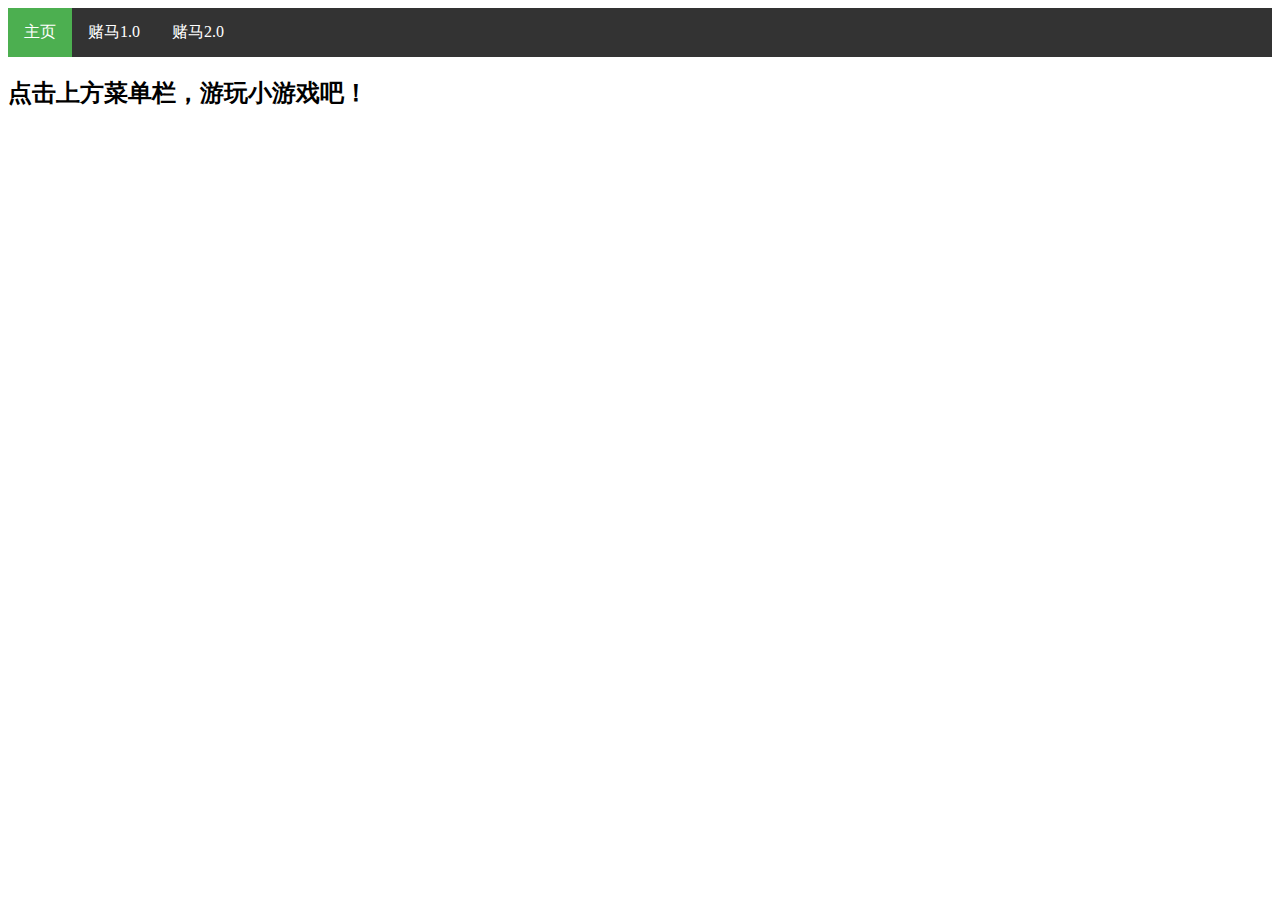
<file: index.html>
<!DOCTYPE HTML>
<html>
<head>
  <meta charset="utf-8">
  <meta name="viewport" content="width=device-width, initial-scale=1.0">
  <link rel="stylesheet" type="text/css" href="style.css">
  <title>CZY的个人主页</title>
</head>

<body data-active-page="index.html">
  <script src="menu.js"></script>
  <h2>点击上方菜单栏，游玩小游戏吧！</h2>
</body>
</html>
</file>
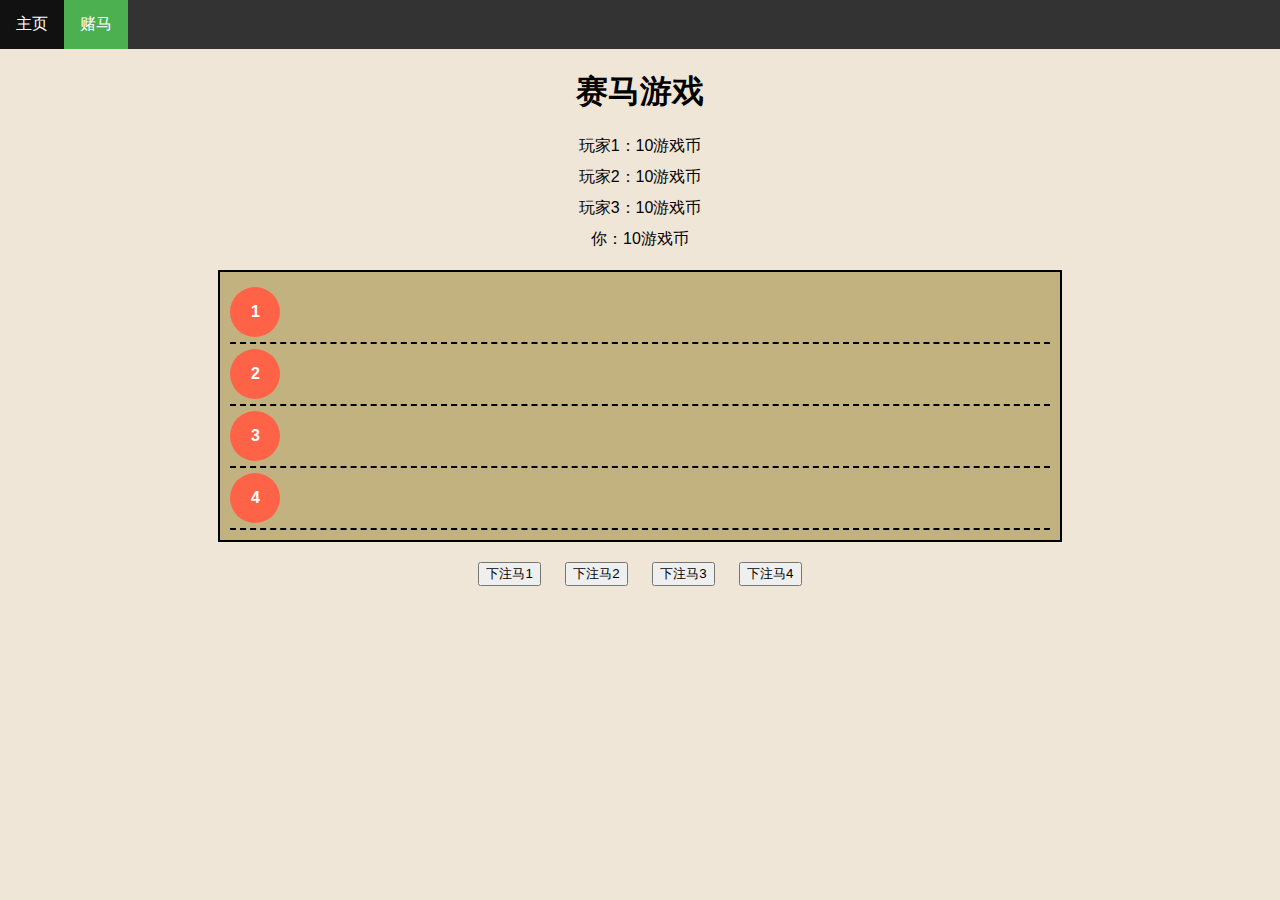
<file: games/index.html>
<!DOCTYPE html>
<head>
    <meta charset="UTF-8">
    <meta name="viewport" content="width=device-width, initial-scale=1.0">
    <link rel="stylesheet" type="text/css" href="../style.css">
    <title>赛马游戏</title>
    <style>
        body {
            font-family: Arial, sans-serif;
            text-align: center;
            margin: 0;
            padding: 0;
            background-color: #f0e6d7;
        }
        .container {
            width: 80%;
            margin: 20px auto;
            text-align: center;
        }
        .players {
            margin: 20px auto;
        }
        .player {
            margin: 10px auto;
        }
        .horse-track {
            display: flex;
            flex-direction: column;
            align-items: center;
            margin: 20px auto;
            width: 80%;
            position: relative;
            border: 2px solid #000;
            padding: 10px;
            background-color: #c2b280;
            overflow: hidden;
        }
        .track {
            width: 100%;
            height: 60px;
            border-bottom: 2px dashed #000;
            position: relative;
            display: flex;
            align-items: center;
        }
        .horse {
            width: 50px;
            height: 50px;
            background-color: #ff6347;
            border-radius: 50%;
            position: absolute;
            left: 0;
            display: flex;
            align-items: center;
            justify-content: center;
            color: white;
            font-weight: bold;
        }
        .horse:nth-child(1) { background-color: #ff6347; }
        .horse:nth-child(2) { background-color: #2e8b57; }
        .horse:nth-child(3) { background-color: #4682b4; }
        .horse:nth-child(4) { background-color: #800080; }
        .buttons {
            margin: 20px auto;
        }
        .buttons button {
            margin: 0 10px;
        }
        .result {
            margin-top: 20px;
            font-size: 1.2em;
            color: #ff0000;
        }
        .disabled {
            pointer-events: none;
            opacity: 0.5;
        }
    </style>
</head>
<body>
    <ul>
        <li><a href="https://czyshaoxia.github.io/">主页</a></li>
        <li><a class="active" href="https://czyshaoxia.github.io/games/index.html">赌马</a></li>
    </ul>

    <div class="container">
        <h1>赛马游戏</h1>
        <div class="players" id="players">
            <div class="player" id="player1">玩家1：10游戏币</div>
            <div class="player" id="player2">玩家2：10游戏币</div>
            <div class="player" id="player3">玩家3：10游戏币</div>
            <div class="player" id="player4">你：10游戏币</div>
        </div>
        <div class="horse-track">
            <div class="track" id="track1"><div class="horse" id="horse1">1</div></div>
            <div class="track" id="track2"><div class="horse" id="horse2">2</div></div>
            <div class="track" id="track3"><div class="horse" id="horse3">3</div></div>
            <div class="track" id="track4"><div class="horse" id="horse4">4</div></div>
        </div>
        <div class="buttons">
            <button onclick="placeBet(1)">下注马1</button>
            <button onclick="placeBet(2)">下注马2</button>
            <button onclick="placeBet(3)">下注马3</button>
            <button onclick="placeBet(4)">下注马4</button>
        </div>
        <div class="result" id="result"></div>
    </div>

    <script>
        const players = [
            { id: 1, coins: 10, bet: 0, horse: null, name: "玩家1" },
            { id: 2, coins: 10, bet: 0, horse: null, name: "玩家2" },
            { id: 3, coins: 10, bet: 0, horse: null, name: "玩家3" },
            { id: 4, coins: 10, bet: 0, horse: null, name: "你" } // 玩家4是用户
        ];
        let raceStarted = false;

        function updatePlayers() {
            players.forEach(player => {
                const playerElement = document.getElementById(`player${player.id}`);
                playerElement.innerText = `${player.name}：${player.coins}游戏币`;
                if (player.bet > 0) {
                    playerElement.innerText += `，下注马${player.horse}，${player.bet}游戏币`;
                }
            });
        }

        function placeBet(horseNumber) {
            if (raceStarted || players[3].coins <= 0) return;
            const betAmount = prompt(`你选择了马${horseNumber}，请输入你的赌注（你有${players[3].coins}个游戏币）：`, 1);
            const amount = parseInt(betAmount);
            if (isNaN(amount) || amount <= 0 || amount > players[3].coins) {
                alert('无效的赌注，请重新输入！');
                return;
            }
            players[3].coins -= amount;
            players[3].bet = amount;
            players[3].horse = horseNumber;
            updatePlayers();
            makeBets();
        }

        function makeBets() {
            const availableHorses = [1, 2, 3, 4];
            availableHorses.splice(availableHorses.indexOf(players[3].horse), 1);

            players.forEach((player, index) => {
                if (player.coins > 0 && player.id !== 4) {
                    const randomHorse = availableHorses[Math.floor(Math.random() * availableHorses.length)];
                    const randomBet = Math.floor(Math.random() * (player.coins + 1));
                    player.bet = randomBet;
                    player.horse = randomHorse;
                    player.coins -= randomBet; // 扣除虚拟玩家的赌注
                    availableHorses.splice(availableHorses.indexOf(randomHorse), 1);
                    updatePlayers();
                    setTimeout(500);
                }
            });

            setTimeout(() => {
                startRace();
            }, 500);
        }

        function startRace() {
            if (raceStarted) return;
            raceStarted = true;
            let countdown = 3;
            const countdownInterval = setInterval(() => {
                document.getElementById('result').innerText = `比赛即将开始，倒计时：${countdown}秒`;
                countdown--;
                if (countdown < 0) {
                    clearInterval(countdownInterval);
                    document.getElementById('result').innerText = '';
                    runRace();
                }
            }, 1000);
        }

        function runRace() {
            const horses = document.querySelectorAll('.horse');
            horses.forEach(horse => {
                horse.style.left = '0';
            });
            const distances = [0, 0, 0, 0];
            const maxDistance = document.querySelector('.horse-track').clientWidth - 60; // 减去终点前的空白
            const interval = setInterval(() => {
                for (let i = 0; i < 4; i++) {
                    distances[i] += Math.random() * 20;
                    if (distances[i] > maxDistance) {
                        clearInterval(interval);
                        raceStarted = false;
                        const winner = i + 1;
                        let totalBets = players.reduce((sum, player) => sum + player.bet, 0);
                        players.forEach(player => {
                            if (player.horse === winner) {
                                player.coins += totalBets;
                            }
                            player.bet = 0;
                            player.horse = null;
                        });
                        updatePlayers();
                        document.getElementById('result').innerText = `马${winner}获胜！`;
                        if (players[3].coins <= 0) {
                            document.getElementById('result').innerText += '\n你破产了！';
                            document.querySelector('.buttons').classList.add('disabled');
                        }
                        return;
                    }
                    horses[i].style.left = `${distances[i]}px`;
                }
            }, 50);
        }

        updatePlayers();
    </script>
</body>
</html>
</file>
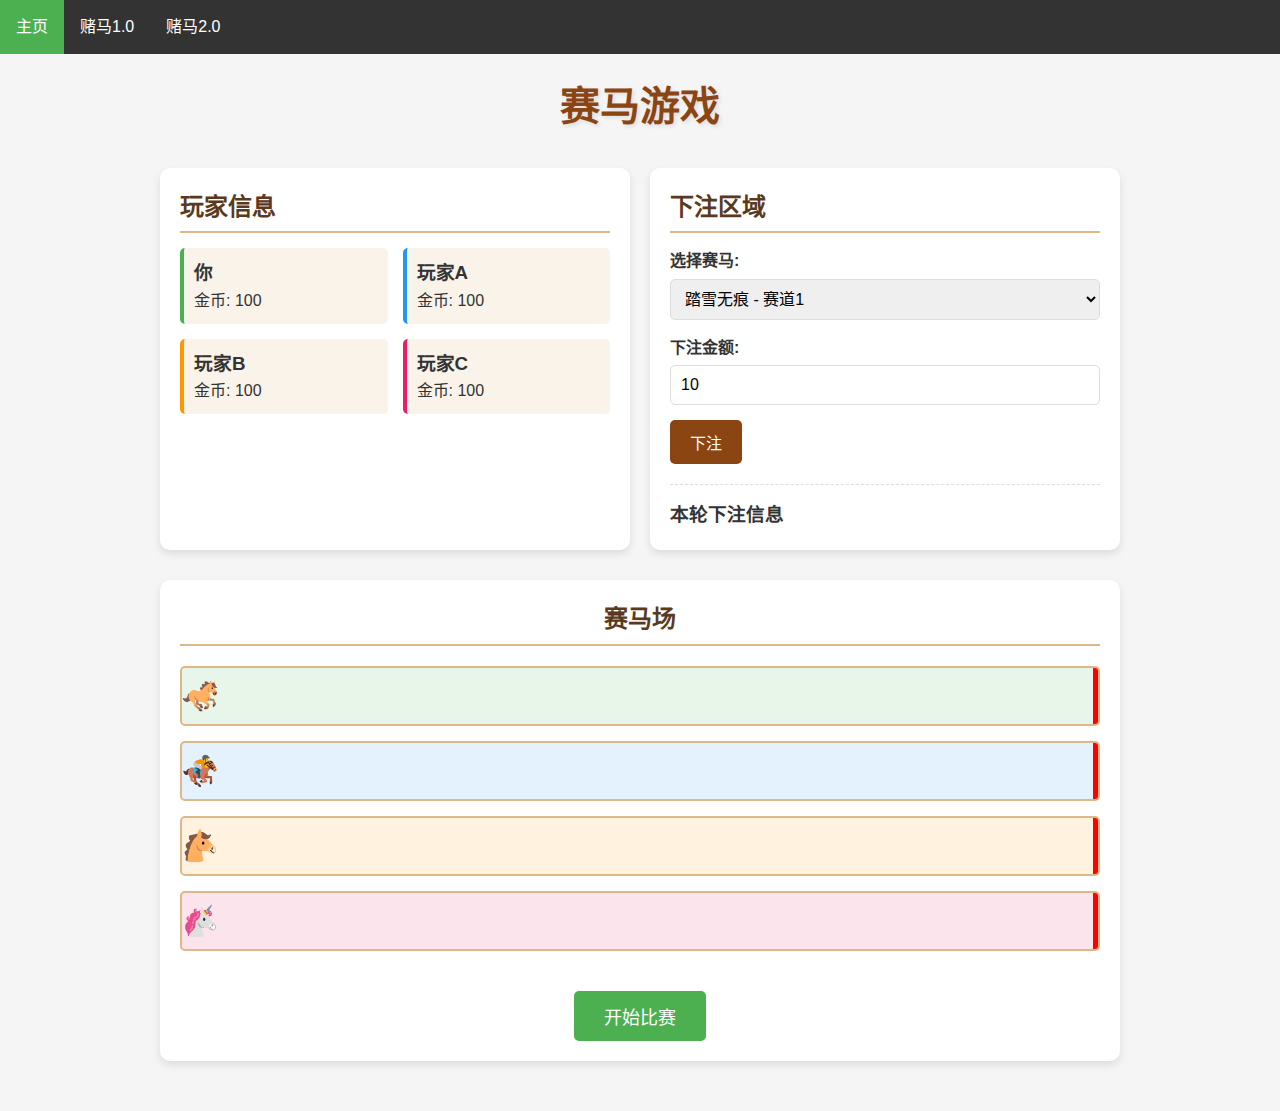
<file: games/horse-racing-2/index.html>
<!DOCTYPE html>
<html lang="zh-CN">
<head>
    <meta charset="UTF-8">
    <meta name="viewport" content="width=device-width, initial-scale=1.0">
    <link rel="stylesheet" href="styles.css">
    <link rel="stylesheet" type="text/css" href="../../style.css">
    <title>赛马游戏</title>
</head>
<body>
    <ul>
        <li><a class="active" href="../../index.html">主页</a></li>
        <li><a href="../horse-racing/index.html">赌马1.0</a></li>
        <li><a href="index.html">赌马2.0</a></li>
    </ul>

    <div class="container">
        <h1>赛马游戏</h1>
        
        <div class="game-info">
            <div class="player-info">
                <h2>玩家信息</h2>
                <div class="player-stats">
                    <div class="player" id="player-you">
                        <h3>你</h3>
                        <p>金币: <span id="your-coins">100</span></p>
                    </div>
                    <div class="player" id="player-a">
                        <h3>玩家A</h3>
                        <p>金币: <span id="player-a-coins">100</span></p>
                    </div>
                    <div class="player" id="player-b">
                        <h3>玩家B</h3>
                        <p>金币: <span id="player-b-coins">100</span></p>
                    </div>
                    <div class="player" id="player-c">
                        <h3>玩家C</h3>
                        <p>金币: <span id="player-c-coins">100</span></p>
                    </div>
                </div>
            </div>
            
            <div class="betting-section">
                <h2>下注区域</h2>
                <div class="bet-form">
                    <div class="form-group">
                        <label for="horse-select">选择赛马:</label>
                        <select id="horse-select">
                            <option value="0">踏雪无痕 - 赛道1</option>
                            <option value="1">风驰电掣 - 赛道2</option>
                            <option value="2">龙腾四海 - 赛道3</option>
                            <option value="3">云起龙骧 - 赛道4</option>
                        </select>
                    </div>
                    <div class="form-group">
                        <label for="bet-amount">下注金额:</label>
                        <input type="number" id="bet-amount" min="1" max="100" value="10">
                    </div>
                    <button id="place-bet-btn">下注</button>
                </div>
                <div id="bet-info" class="bet-info">
                    <h3>本轮下注信息</h3>
                    <div id="bet-details"></div>
                </div>
            </div>
        </div>
        
        <div class="race-track">
            <h2>赛马场</h2>
            <div class="track-container">
                <div class="track" id="track-1">
                    <div class="horse" id="horse-1">🐎</div>
                    <div class="finish-line"></div>
                </div>
                <div class="track" id="track-2">
                    <div class="horse" id="horse-2">🏇</div>
                    <div class="finish-line"></div>
                </div>
                <div class="track" id="track-3">
                    <div class="horse" id="horse-3">🐴</div>
                    <div class="finish-line"></div>
                </div>
                <div class="track" id="track-4">
                    <div class="horse" id="horse-4">🦄</div>
                    <div class="finish-line"></div>
                </div>
            </div>
            <button id="start-race-btn" disabled>开始比赛</button>
        </div>
        
        <div id="race-result" class="race-result hidden">
            <h2>比赛结果</h2>
            <p id="winner-text"></p>
            <div id="result-details"></div>
            <button id="next-race-btn">下一轮</button>
        </div>
    </div>
    
    <script src="script.js"></script>
</body>
</html>
</file>
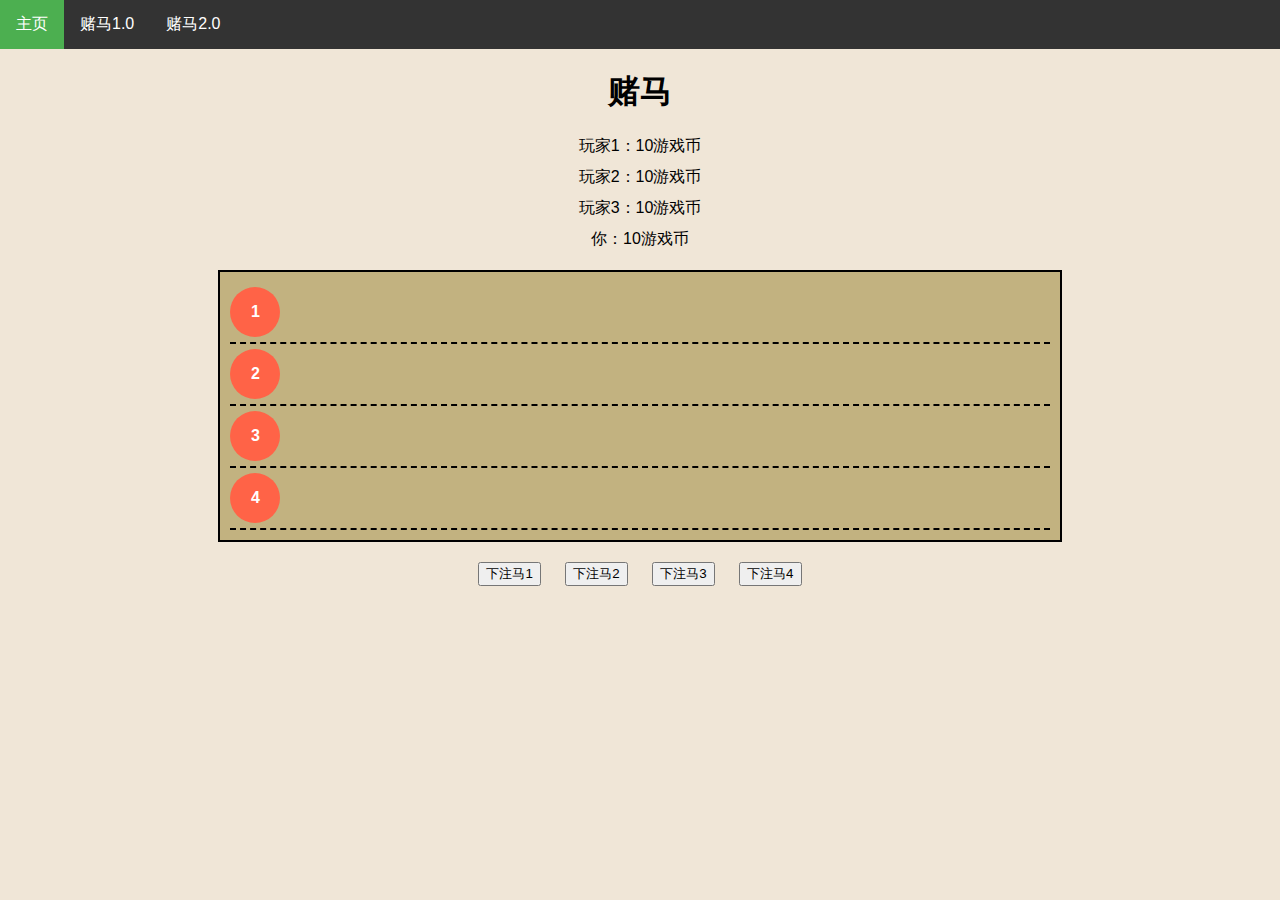
<file: games/horse-racing/index.html>
<!DOCTYPE html>
<head>
    <meta charset="UTF-8">
    <meta name="viewport" content="width=device-width, initial-scale=1.0">
    <link rel="stylesheet" type="text/css" href="../../style.css">
    <title>赌马</title>
    <style>
        body {
            font-family: Arial, sans-serif;
            text-align: center;
            margin: 0;
            padding: 0;
            background-color: #f0e6d7;
        }
        .container {
            width: 80%;
            margin: 20px auto;
            text-align: center;
        }
        .players {
            margin: 20px auto;
        }
        .player {
            margin: 10px auto;
        }
        .horse-track {
            display: flex;
            flex-direction: column;
            align-items: center;
            margin: 20px auto;
            width: 80%;
            position: relative;
            border: 2px solid #000;
            padding: 10px;
            background-color: #c2b280;
            overflow: hidden;
        }
        .track {
            width: 100%;
            height: 60px;
            border-bottom: 2px dashed #000;
            position: relative;
            display: flex;
            align-items: center;
        }
        .horse {
            width: 50px;
            height: 50px;
            background-color: #ff6347;
            border-radius: 50%;
            position: absolute;
            left: 0;
            display: flex;
            align-items: center;
            justify-content: center;
            color: white;
            font-weight: bold;
        }
        .horse:nth-child(1) { background-color: #ff6347; }
        .horse:nth-child(2) { background-color: #2e8b57; }
        .horse:nth-child(3) { background-color: #4682b4; }
        .horse:nth-child(4) { background-color: #800080; }
        .buttons {
            margin: 20px auto;
        }
        .buttons button {
            margin: 0 10px;
        }
        .result {
            margin-top: 20px;
            font-size: 1.2em;
            color: #ff0000;
        }
        .disabled {
            pointer-events: none;
            opacity: 0.5;
        }
    </style>
</head>
<body>
    <ul>
        <li><a class="active" href="../../index.html">主页</a></li>
        <li><a href="index.html">赌马1.0</a></li>
        <li><a href="../horse-racing-2/index.html">赌马2.0</a></li>
      </ul>

    <div class="container">
        <h1>赌马</h1>
        <div class="players" id="players">
            <div class="player" id="player1">玩家1：10游戏币</div>
            <div class="player" id="player2">玩家2：10游戏币</div>
            <div class="player" id="player3">玩家3：10游戏币</div>
            <div class="player" id="player4">你：10游戏币</div>
        </div>
        <div class="horse-track">
            <div class="track" id="track1"><div class="horse" id="horse1">1</div></div>
            <div class="track" id="track2"><div class="horse" id="horse2">2</div></div>
            <div class="track" id="track3"><div class="horse" id="horse3">3</div></div>
            <div class="track" id="track4"><div class="horse" id="horse4">4</div></div>
        </div>
        <div class="buttons">
            <button onclick="placeBet(1)">下注马1</button>
            <button onclick="placeBet(2)">下注马2</button>
            <button onclick="placeBet(3)">下注马3</button>
            <button onclick="placeBet(4)">下注马4</button>
        </div>
        <div class="result" id="result"></div>
    </div>

    <script>
        const players = [
            { id: 1, coins: 10, bet: 0, horse: null, name: "玩家1" },
            { id: 2, coins: 10, bet: 0, horse: null, name: "玩家2" },
            { id: 3, coins: 10, bet: 0, horse: null, name: "玩家3" },
            { id: 4, coins: 10, bet: 0, horse: null, name: "你" } // 玩家4是用户
        ];
        let raceStarted = false;

        function updatePlayers() {
            players.forEach(player => {
                const playerElement = document.getElementById(`player${player.id}`);
                playerElement.innerText = `${player.name}：${player.coins}游戏币`;
                if (player.bet > 0) {
                    playerElement.innerText += `，下注马${player.horse}，${player.bet}游戏币`;
                }
            });
        }

        function placeBet(horseNumber) {
            if (raceStarted || players[3].coins <= 0) return;
            const betAmount = prompt(`你选择了马${horseNumber}，请输入你的赌注（你有${players[3].coins}个游戏币）：`, 1);
            const amount = parseInt(betAmount);
            if (isNaN(amount) || amount <= 0 || amount > players[3].coins) {
                alert('无效的赌注，请重新输入！');
                return;
            }
            players[3].coins -= amount;
            players[3].bet = amount;
            players[3].horse = horseNumber;
            updatePlayers();
            makeBets();
        }

        function makeBets() {
            const availableHorses = [1, 2, 3, 4];
            availableHorses.splice(availableHorses.indexOf(players[3].horse), 1);

            players.forEach((player, index) => {
                if (player.coins > 0 && player.id !== 4) {
                    const randomHorse = availableHorses[Math.floor(Math.random() * availableHorses.length)];
                    const randomBet = Math.floor(Math.random() * (player.coins + 1));
                    player.bet = randomBet;
                    player.horse = randomHorse;
                    player.coins -= randomBet; // 扣除虚拟玩家的赌注
                    availableHorses.splice(availableHorses.indexOf(randomHorse), 1);
                    updatePlayers();
                    setTimeout(500);
                }
            });

            setTimeout(() => {
                startRace();
            }, 500);
        }

        function startRace() {
            if (raceStarted) return;
            raceStarted = true;
            let countdown = 3;
            const countdownInterval = setInterval(() => {
                document.getElementById('result').innerText = `比赛即将开始，倒计时：${countdown}秒`;
                countdown--;
                if (countdown < 0) {
                    clearInterval(countdownInterval);
                    document.getElementById('result').innerText = '';
                    runRace();
                }
            }, 1000);
        }

        function runRace() {
            const horses = document.querySelectorAll('.horse');
            horses.forEach(horse => {
                horse.style.left = '0';
            });
            const distances = [0, 0, 0, 0];
            const maxDistance = document.querySelector('.horse-track').clientWidth - 60; // 减去终点前的空白
            const interval = setInterval(() => {
                for (let i = 0; i < 4; i++) {
                    distances[i] += Math.random() * 20;
                    if (distances[i] > maxDistance) {
                        clearInterval(interval);
                        raceStarted = false;
                        const winner = i + 1;
                        let totalBets = players.reduce((sum, player) => sum + player.bet, 0);
                        players.forEach(player => {
                            if (player.horse === winner) {
                                player.coins += totalBets;
                            }
                            player.bet = 0;
                            player.horse = null;
                        });
                        updatePlayers();
                        document.getElementById('result').innerText = `马${winner}获胜！`;
                        if (players[3].coins <= 0) {
                            document.getElementById('result').innerText += '\n你破产了！';
                            document.querySelector('.buttons').classList.add('disabled');
                        }
                        return;
                    }
                    horses[i].style.left = `${distances[i]}px`;
                }
            }, 50);
        }

        updatePlayers();
    </script>
</body>
</html>
</file>
<file: style.css>
ul {
	list-style-type: none;
	margin: 0;
	padding: 0;
	overflow: hidden;
	background-color: #333;
}

li {
	float: left;
}

li a {
	display: block;
	color: white;
	text-align: center;
	padding: 14px 16px;
	text-decoration: none;
}

li a:hover {
	background-color: #111;
}

li a.active {
	background-color: #4CAF50;
	color: white;
}
</file>
<file: games/horse-racing-2/styles.css>
* {
    margin: 0;
    padding: 0;
    box-sizing: border-box;
    font-family: 'Microsoft YaHei', sans-serif;
}

body {
    background-color: #f5f5f5;
    color: #333;
    line-height: 1.6;
}

.container {
    max-width: 1000px;
    margin: 0 auto;
    padding: 20px;
}

h1 {
    text-align: center;
    color: #8b4513;
    margin-bottom: 30px;
    font-size: 2.5rem;
    text-shadow: 2px 2px 4px rgba(0, 0, 0, 0.1);
}

h2 {
    color: #5a3921;
    margin-bottom: 15px;
    border-bottom: 2px solid #deb887;
    padding-bottom: 5px;
}

.game-info {
    display: flex;
    justify-content: space-between;
    margin-bottom: 30px;
    gap: 20px;
}

.player-info, .betting-section {
    background-color: #fff;
    border-radius: 10px;
    padding: 20px;
    box-shadow: 0 4px 8px rgba(0, 0, 0, 0.1);
    flex: 1;
}

.player-stats {
    display: grid;
    grid-template-columns: repeat(2, 1fr);
    gap: 15px;
}

.player {
    background-color: #f9f3e9;
    padding: 10px;
    border-radius: 5px;
    border-left: 4px solid #deb887;
}

#player-you {
    border-left-color: #4caf50;
}

#player-a {
    border-left-color: #2196f3;
}

#player-b {
    border-left-color: #ff9800;
}

#player-c {
    border-left-color: #e91e63;
}

.form-group {
    margin-bottom: 15px;
}

label {
    display: block;
    margin-bottom: 5px;
    font-weight: bold;
}

select, input {
    width: 100%;
    padding: 10px;
    border: 1px solid #ddd;
    border-radius: 5px;
    font-size: 16px;
}

button {
    background-color: #8b4513;
    color: white;
    border: none;
    padding: 10px 20px;
    border-radius: 5px;
    cursor: pointer;
    font-size: 16px;
    transition: background-color 0.3s;
}

button:hover {
    background-color: #a0522d;
}

button:disabled {
    background-color: #cccccc;
    cursor: not-allowed;
}

.bet-info {
    margin-top: 20px;
    padding-top: 15px;
    border-top: 1px dashed #ddd;
}

.race-track {
    background-color: #fff;
    border-radius: 10px;
    padding: 20px;
    box-shadow: 0 4px 8px rgba(0, 0, 0, 0.1);
    margin-bottom: 30px;
    text-align: center;
}

.track-container {
    display: flex;
    flex-direction: column;
    gap: 15px;
    margin: 20px 0;
    position: relative;
}

.track {
    height: 60px;
    background-color: #f0e6d2;
    border-radius: 5px;
    position: relative;
    overflow: hidden;
    border: 2px solid #deb887;
}

.horse {
    position: absolute;
    left: 0;
    top: 50%;
    transform: translateY(-50%);
    font-size: 30px;
    transition: left 0.1s linear;
    z-index: 2;
    transform: translateY(-50%) scaleX(-1);
}

.finish-line {
    position: absolute;
    right: 0;
    top: 0;
    width: 5px;
    height: 100%;
    background-color: #ff0000;
    z-index: 1;
}

#track-1 {
    background-color: #e8f5e9;
}

#track-2 {
    background-color: #e3f2fd;
}

#track-3 {
    background-color: #fff3e0;
}

#track-4 {
    background-color: #fce4ec;
}

#start-race-btn {
    margin-top: 20px;
    padding: 12px 30px;
    font-size: 18px;
    background-color: #4caf50;
}

#start-race-btn:hover {
    background-color: #45a049;
}

.race-result {
    background-color: #fff;
    border-radius: 10px;
    padding: 20px;
    box-shadow: 0 4px 8px rgba(0, 0, 0, 0.1);
    text-align: center;
}

.hidden {
    display: none;
}

#winner-text {
    font-size: 24px;
    font-weight: bold;
    margin: 15px 0;
    color: #4caf50;
}

#result-details {
    margin: 20px 0;
    text-align: left;
    padding: 15px;
    background-color: #f9f9f9;
    border-radius: 5px;
}

#next-race-btn {
    background-color: #ff9800;
    margin-top: 10px;
}

#next-race-btn:hover {
    background-color: #f57c00;
}

@media (max-width: 768px) {
    .game-info {
        flex-direction: column;
    }
    
    .player-stats {
        grid-template-columns: 1fr;
    }
}
</file>
